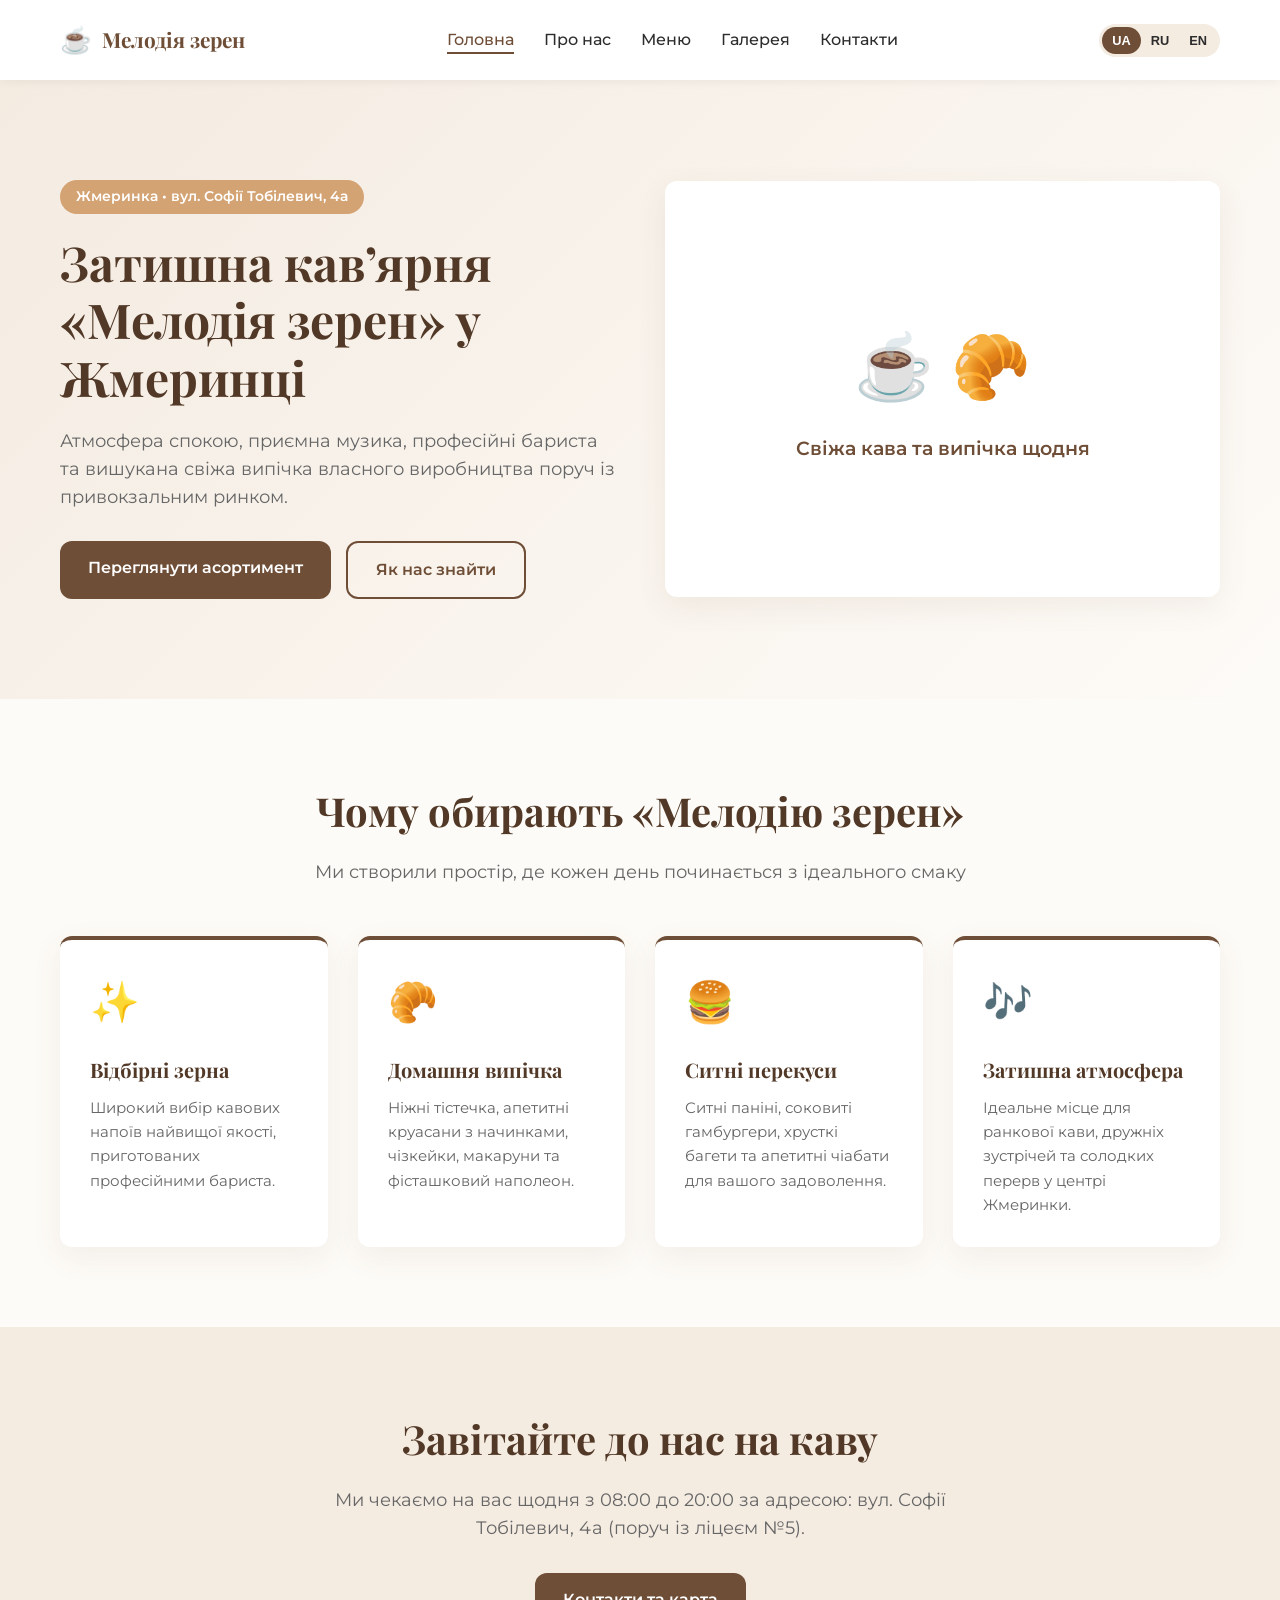
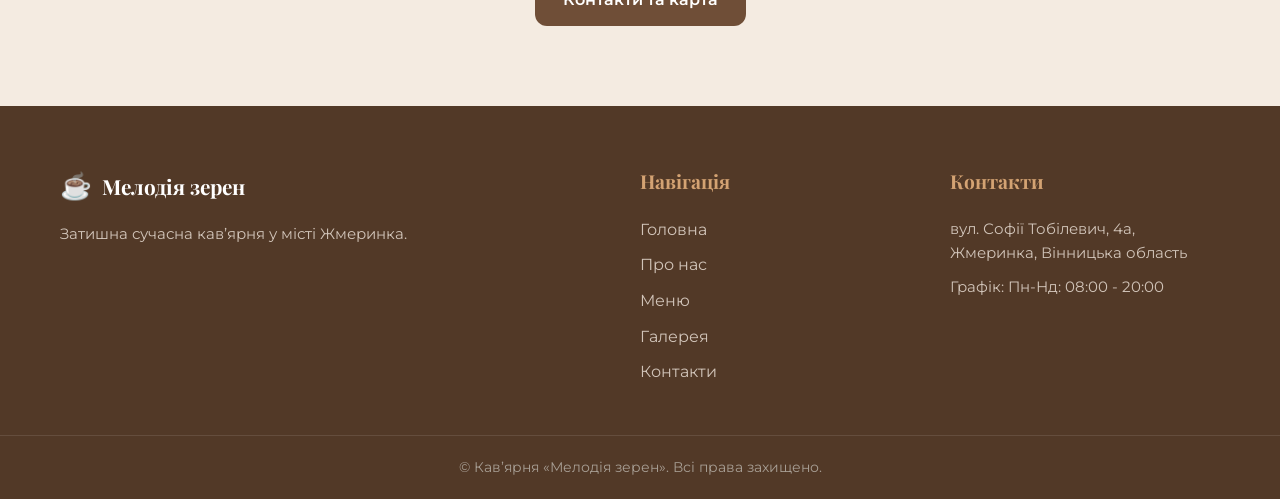
<file: index.html>
<!DOCTYPE html>
<html lang="uk">
<head>
    <meta charset="UTF-8">
    <meta name="viewport" content="width=device-width, initial-scale=1.0">
    <title>Кав’ярня «Мелодія зерен» у Жмеринці</title>
    <link rel="stylesheet" href="assets/style.css">
    <link rel="preconnect" href="https://fonts.googleapis.com">
    <link rel="preconnect" href="https://fonts.gstatic.com" crossorigin>
    <link href="https://fonts.googleapis.com/css2?family=Montserrat:wght@400;500;600;700&family=Playfair+Display:ital,wght@0,600;0,700;1,400&display=swap" rel="stylesheet">
</head>
<body>
    <header class="site-header">
        <div class="container nav-container">
            <a href="index.html" class="logo">
                <span class="logo-icon">☕</span>
                <span class="logo-text">Мелодія зерен</span>
            </a>
            <nav class="main-nav" id="mainNav">
                <ul class="nav-list">
                    <li><a href="index.html" class="nav-link active" data-i18n="nav_home">Головна</a></li>
                    <li><a href="about.html" class="nav-link" data-i18n="nav_about">Про нас</a></li>
                    <li><a href="services.html" class="nav-link" data-i18n="nav_services">Меню</a></li>
                    <li><a href="gallery.html" class="nav-link" data-i18n="nav_gallery">Галерея</a></li>
                    <li><a href="contacts.html" class="nav-link" data-i18n="nav_contacts">Контакти</a></li>
                </ul>
            </nav>
            <div class="header-actions">
                <div class="lang-switcher">
                    <button class="lang-btn active" data-lang="uk">UA</button>
                    <button class="lang-btn" data-lang="ru">RU</button>
                    <button class="lang-btn" data-lang="en">EN</button>
                </div>
                <button class="menu-toggle" id="menuToggle" aria-label="Відчинити меню">
                    <span></span>
                    <span></span>
                    <span></span>
                </button>
            </div>
        </div>
    </header>

    <main>
        <section class="hero">
            <div class="container hero-content">
                <div class="hero-text-block">
                    <span class="hero-badge" data-i18n="hero_badge">Жмеринка • вул. Софії Тобілевич, 4а</span>
                    <h1 class="hero-title" data-i18n="hero_title">Затишна кав’ярня «Мелодія зерен» у Жмеринці</h1>
                    <p class="hero-subtitle" data-i18n="hero_subtitle">Атмосфера спокою, приємна музика, професійні бариста та вишукана свіжа випічка власного виробництва поруч із привокзальним ринком.</p>
                    <div class="hero-buttons">
                        <a href="services.html" class="btn btn-primary" data-i18n="btn_menu">Переглянути асортимент</a>
                        <a href="contacts.html" class="btn btn-secondary" data-i18n="btn_contacts">Як нас знайти</a>
                    </div>
                </div>
                <div class="hero-image-block">
                    <div class="hero-image-wrapper">
                        <div class="hero-fallback-img">
                            <span>☕ 🥐</span>
                            <p data-i18n="hero_fallback_text">Свіжа кава та випічка щодня</p>
                        </div>
                    </div>
                </div>
            </div>
        </section>

        <section class="features section-padding">
            <div class="container">
                <div class="section-header text-center">
                    <h2 class="section-title" data-i18n="features_title">Чому обирають «Мелодію зерен»</h2>
                    <p class="section-subtitle" data-i18n="features_subtitle">Ми створили простір, де кожен день починається з ідеального смаку</p>
                </div>
                <div class="features-grid">
                    <div class="feature-card">
                        <div class="feature-icon">✨</div>
                        <h3 data-i18n="feat_1_title">Відбірні зерна</h3>
                        <p data-i18n="feat_1_desc">Широкий вибір кавових напоїв найвищої якості, приготованих професійними бариста.</p>
                    </div>
                    <div class="feature-card">
                        <div class="feature-icon">🥐</div>
                        <h3 data-i18n="feat_2_title">Домашня випічка</h3>
                        <p data-i18n="feat_2_desc">Ніжні тістечка, апетитні круасани з начинками, чізкейки, макаруни та фісташковий наполеон.</p>
                    </div>
                    <div class="feature-card">
                        <div class="feature-icon">🍔</div>
                        <h3 data-i18n="feat_3_title">Ситні перекуси</h3>
                        <p data-i18n="feat_3_desc">Ситні паніні, соковиті гамбургери, хрусткі багети та апетитні чіабати для вашого задоволення.</p>
                    </div>
                    <div class="feature-card">
                        <div class="feature-icon">🎶</div>
                        <h3 data-i18n="feat_4_title">Затишна атмосфера</h3>
                        <p data-i18n="feat_4_desc">Ідеальне місце для ранкової кави, дружніх зустрічей та солодких перерв у центрі Жмеринки.</p>
                    </div>
                </div>
            </div>
        </section>

        <section class="cta-banner section-padding bg-warm">
            <div class="container text-center">
                <h2 data-i18n="cta_title">Завітайте до нас на каву</h2>
                <p data-i18n="cta_subtitle">Ми чекаємо на вас щодня з 08:00 до 20:00 за адресою: вул. Софії Тобілевич, 4а (поруч із ліцеєм №5).</p>
                <a href="contacts.html" class="btn btn-primary" data-i18n="cta_btn">Контакти та карта</a>
            </div>
        </section>
    </main>

    <footer class="site-footer">
        <div class="container footer-content">
            <div class="footer-col">
                <a href="index.html" class="logo footer-logo">
                    <span class="logo-icon">☕</span>
                    <span class="logo-text">Мелодія зерен</span>
                </a>
                <p data-i18n="footer_desc">Затишна сучасна кав’ярня у місті Жмеринка.</p>
            </div>
            <div class="footer-col">
                <h4 data-i18n="footer_nav_title">Навігація</h4>
                <ul class="footer-links">
                    <li><a href="index.html" data-i18n="nav_home">Головна</a></li>
                    <li><a href="about.html" data-i18n="nav_about">Про нас</a></li>
                    <li><a href="services.html" data-i18n="nav_services">Меню</a></li>
                    <li><a href="gallery.html" data-i18n="nav_gallery">Галерея</a></li>
                    <li><a href="contacts.html" data-i18n="nav_contacts">Контакти</a></li>
                </ul>
            </div>
            <div class="footer-col">
                <h4 data-i18n="footer_contacts_title">Контакти</h4>
                <p data-i18n="footer_address">вул. Софії Тобілевич, 4а, Жмеринка, Вінницька область</p>
                <p data-i18n="footer_hours">Графік: Пн-Нд: 08:00 - 20:00</p>
            </div>
        </div>
        <div class="footer-bottom">
            <div class="container">
                <p>&copy; Кав’ярня «Мелодія зерен». <span data-i18n="footer_rights">Всі права захищено.</span></p>
            </div>
        </div>
    </footer>

    <script src="assets/script.js"></script>
</body>
</html>
</file>
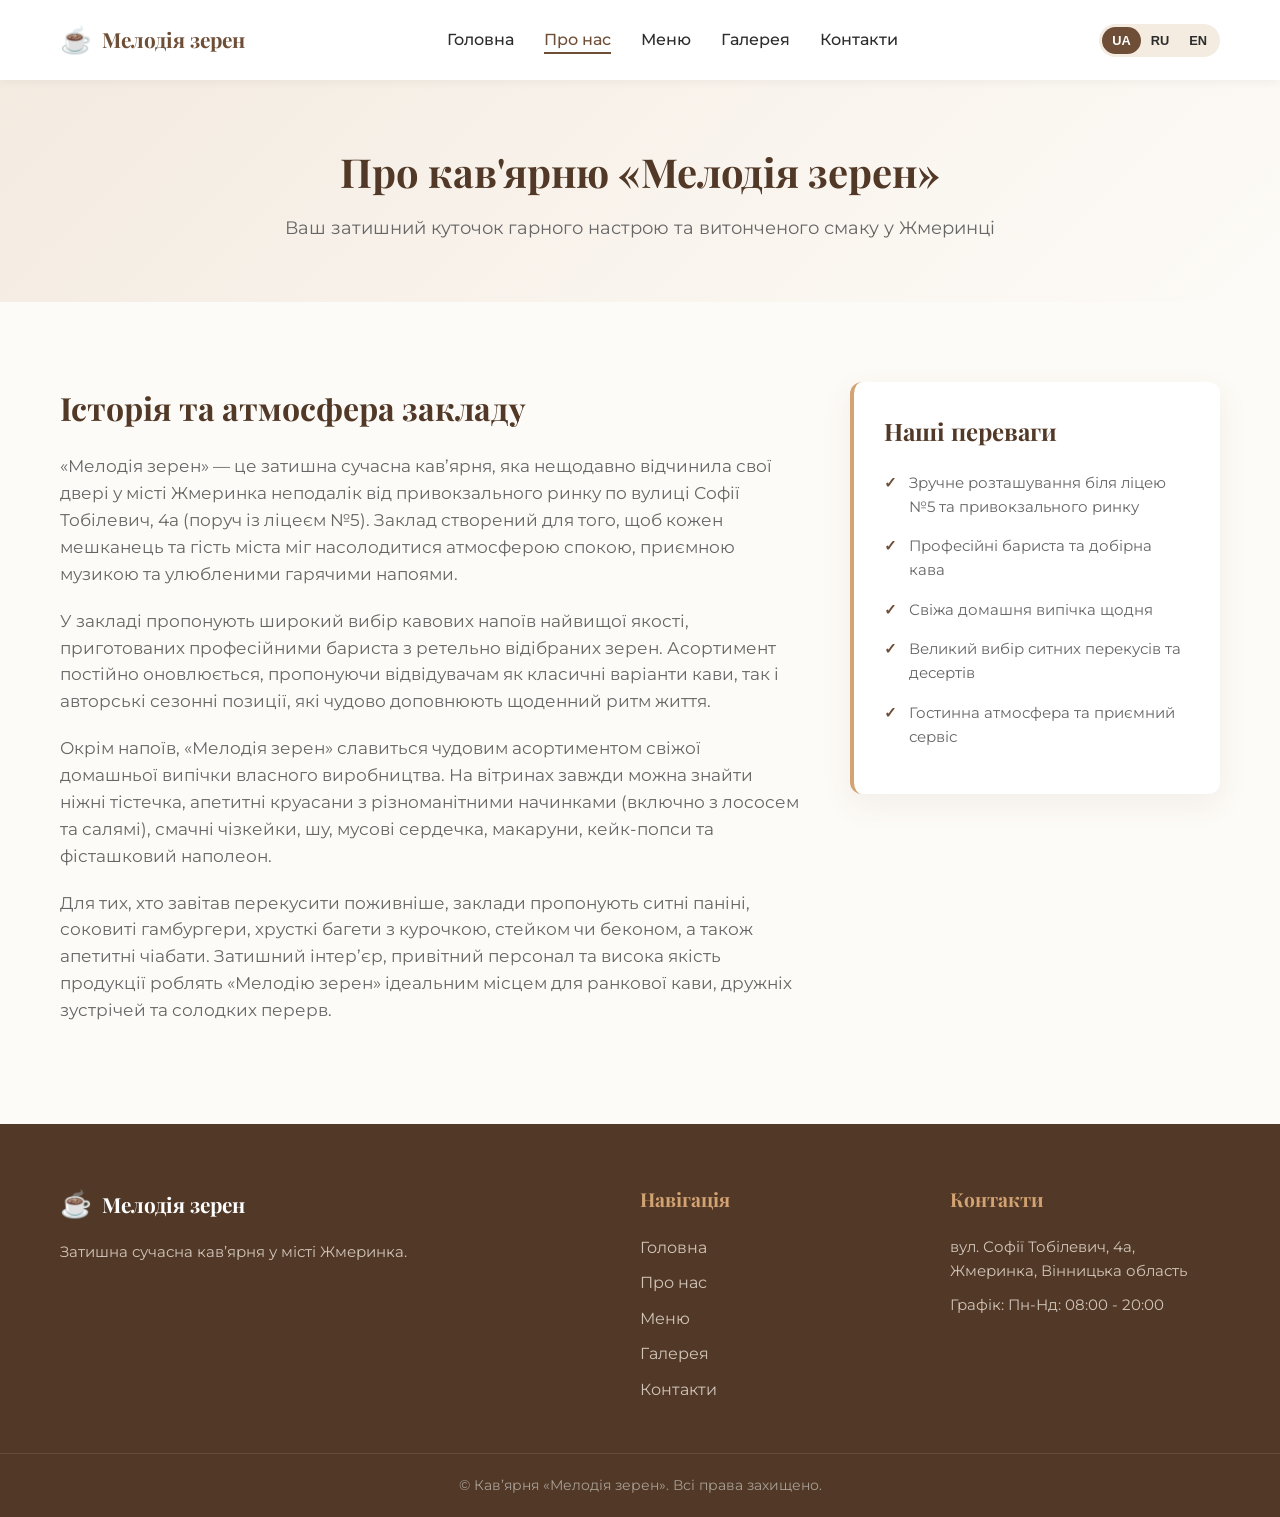
<file: about.html>
<!DOCTYPE html>
<html lang="uk">
<head>
    <meta charset="UTF-8">
    <meta name="viewport" content="width=device-width, initial-scale=1.0">
    <title>Про нас — Кав’ярня «Мелодія зерен» у Жмеринці</title>
    <link rel="stylesheet" href="assets/style.css">
    <link rel="preconnect" href="https://fonts.googleapis.com">
    <link rel="preconnect" href="https://fonts.gstatic.com" crossorigin>
    <link href="https://fonts.googleapis.com/css2?family=Montserrat:wght@400;500;600;700&family=Playfair+Display:ital,wght@0,600;0,700;1,400&display=swap" rel="stylesheet">
</head>
<body>
    <header class="site-header">
        <div class="container nav-container">
            <a href="index.html" class="logo">
                <span class="logo-icon">☕</span>
                <span class="logo-text">Мелодія зерен</span>
            </a>
            <nav class="main-nav" id="mainNav">
                <ul class="nav-list">
                    <li><a href="index.html" class="nav-link" data-i18n="nav_home">Головна</a></li>
                    <li><a href="about.html" class="nav-link active" data-i18n="nav_about">Про нас</a></li>
                    <li><a href="services.html" class="nav-link" data-i18n="nav_services">Меню</a></li>
                    <li><a href="gallery.html" class="nav-link" data-i18n="nav_gallery">Галерея</a></li>
                    <li><a href="contacts.html" class="nav-link" data-i18n="nav_contacts">Контакти</a></li>
                </ul>
            </nav>
            <div class="header-actions">
                <div class="lang-switcher">
                    <button class="lang-btn active" data-lang="uk">UA</button>
                    <button class="lang-btn" data-lang="ru">RU</button>
                    <button class="lang-btn" data-lang="en">EN</button>
                </div>
                <button class="menu-toggle" id="menuToggle" aria-label="Відчинити меню">
                    <span></span>
                    <span></span>
                    <span></span>
                </button>
            </div>
        </div>
    </header>

    <main>
        <section class="page-header">
            <div class="container">
                <h1 data-i18n="about_page_title">Про кав'ярню «Мелодія зерен»</h1>
                <p data-i18n="about_page_subtitle">Ваш затишний куточок гарного настрою та витонченого смаку у Жмеринці</p>
            </div>
        </section>

        <section class="about-content section-padding">
            <div class="container">
                <div class="about-grid">
                    <div class="about-text">
                        <h2 data-i18n="about_heading">Історія та атмосфера закладу</h2>
                        <p data-i18n="about_p1">«Мелодія зерен» — це затишна сучасна кав’ярня, яка нещодавно відчинила свої двері у місті Жмеринка неподалік від привокзального ринку по вулиці Софії Тобілевич, 4а (поруч із ліцеєм №5). Заклад створений для того, щоб кожен мешканець та гість міста міг насолодитися атмосферою спокою, приємною музикою та улюбленими гарячими напоями.</p>
                        <p data-i18n="about_p2">У закладі пропонують широкий вибір кавових напоїв найвищої якості, приготованих професійними бариста з ретельно відібраних зерен. Асортимент постійно оновлюється, пропонуючи відвідувачам як класичні варіанти кави, так і авторські сезонні позиції, які чудово доповнюють щоденний ритм життя.</p>
                        <p data-i18n="about_p3">Окрім напоїв, «Мелодія зерен» славиться чудовим асортиментом свіжої домашньої випічки власного виробництва. На вітринах завжди можна знайти ніжні тістечка, апетитні круасани з різноманітними начинками (включно з лососем та салямі), смачні чізкейки, шу, мусові сердечка, макаруни, кейк-попси та фісташковий наполеон.</p>
                        <p data-i18n="about_p4">Для тих, хто завітав перекусити поживніше, заклади пропонують ситні паніні, соковиті гамбургери, хрусткі багети з курочкою, стейком чи беконом, а також апетитні чіабати. Затишний інтер’єр, привітний персонал та висока якість продукції роблять «Мелодію зерен» ідеальним місцем для ранкової кави, дружніх зустрічей та солодких перерв.</p>
                    </div>
                    <div class="about-features-card">
                        <h3 data-i18n="about_card_title">Наші переваги</h3>
                        <ul class="check-list">
                            <li data-i18n="about_check_1">Зручне розташування біля ліцею №5 та привокзального ринку</li>
                            <li data-i18n="about_check_2">Професійні бариста та добірна кава</li>
                            <li data-i18n="about_check_3">Свіжа домашня випічка щодня</li>
                            <li data-i18n="about_check_4">Великий вибір ситних перекусів та десертів</li>
                            <li data-i18n="about_check_5">Гостинна атмосфера та приємний сервіс</li>
                        </ul>
                    </div>
                </div>
            </div>
        </section>
    </main>

    <footer class="site-footer">
        <div class="container footer-content">
            <div class="footer-col">
                <a href="index.html" class="logo footer-logo">
                    <span class="logo-icon">☕</span>
                    <span class="logo-text">Мелодія зерен</span>
                </a>
                <p data-i18n="footer_desc">Затишна сучасна кав’ярня у місті Жмеринка.</p>
            </div>
            <div class="footer-col">
                <h4 data-i18n="footer_nav_title">Навігація</h4>
                <ul class="footer-links">
                    <li><a href="index.html" data-i18n="nav_home">Головна</a></li>
                    <li><a href="about.html" data-i18n="nav_about">Про нас</a></li>
                    <li><a href="services.html" data-i18n="nav_services">Меню</a></li>
                    <li><a href="gallery.html" data-i18n="nav_gallery">Галерея</a></li>
                    <li><a href="contacts.html" data-i18n="nav_contacts">Контакти</a></li>
                </ul>
            </div>
            <div class="footer-col">
                <h4 data-i18n="footer_contacts_title">Контакти</h4>
                <p data-i18n="footer_address">вул. Софії Тобілевич, 4а, Жмеринка, Вінницька область</p>
                <p data-i18n="footer_hours">Графік: Пн-Нд: 08:00 - 20:00</p>
            </div>
        </div>
        <div class="footer-bottom">
            <div class="container">
                <p>&copy; Кав’ярня «Мелодія зерен». <span data-i18n="footer_rights">Всі права захищено.</span></p>
            </div>
        </div>
    </footer>

    <script src="assets/script.js"></script>
</body>
</html>
</file>
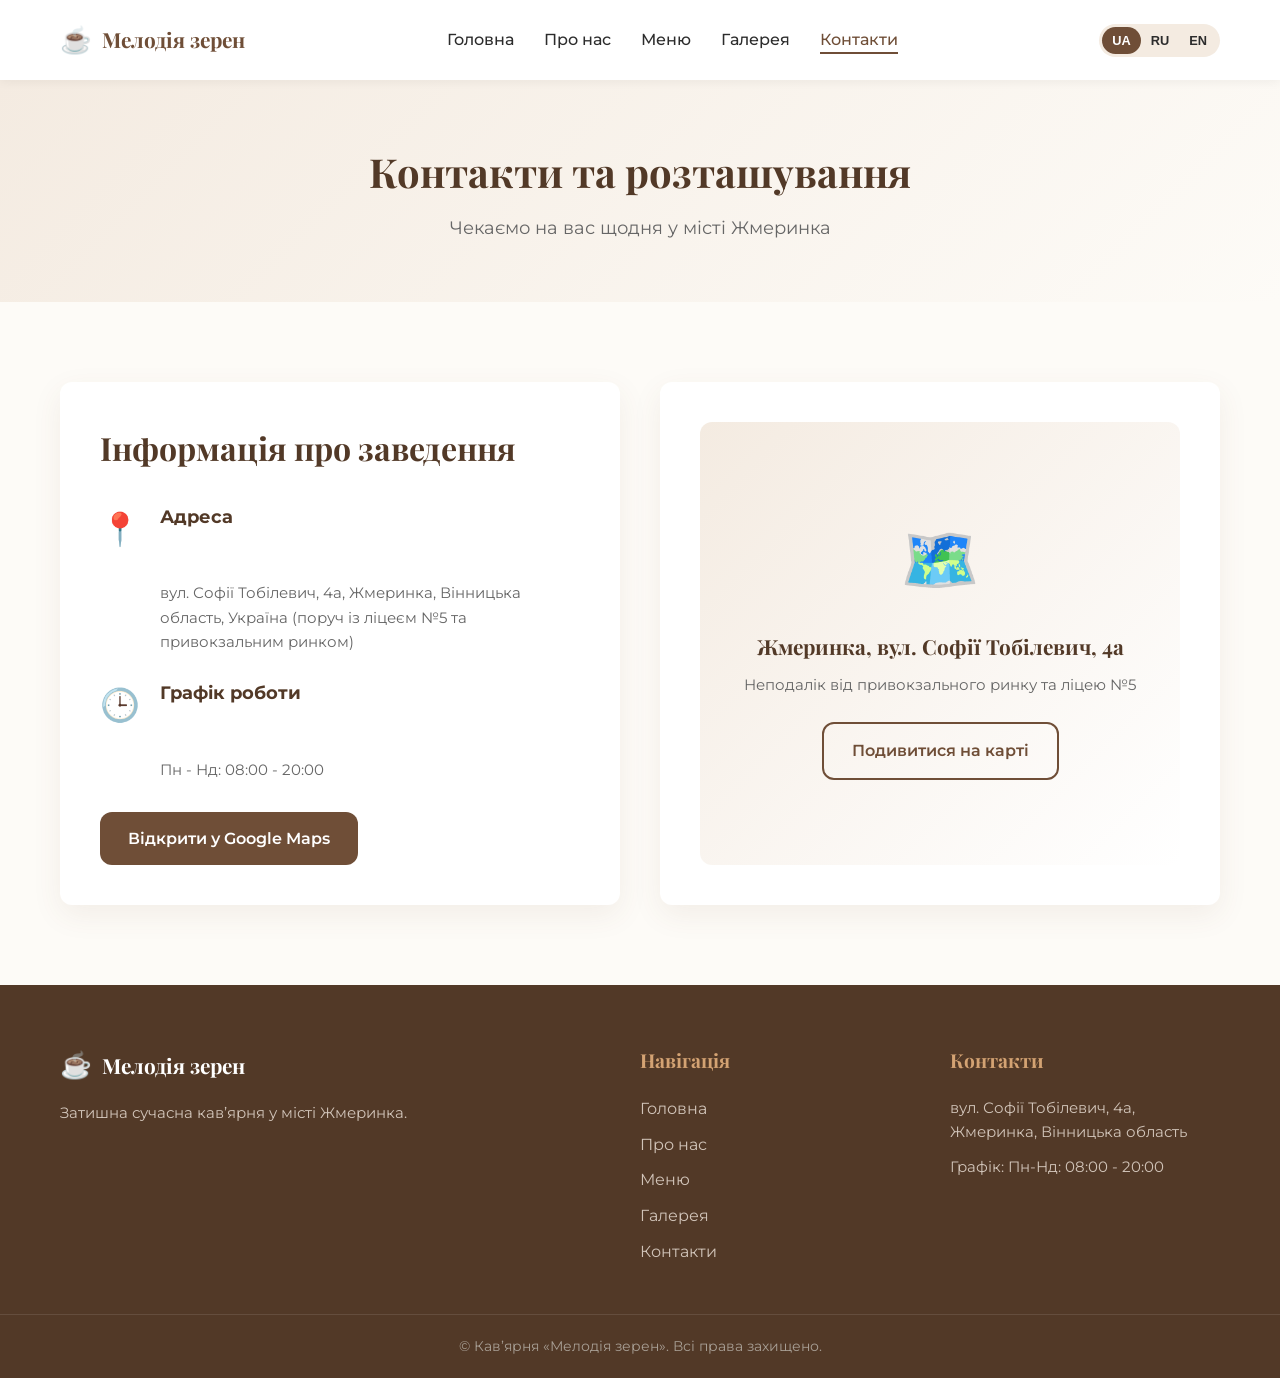
<file: contacts.html>
<!DOCTYPE html>
<html lang="uk">
<head>
    <meta charset="UTF-8">
    <meta name="viewport" content="width=device-width, initial-scale=1.0">
    <title>Контакти — Кав’ярня «Мелодія зерен» у Жмеринці</title>
    <link rel="stylesheet" href="assets/style.css">
    <link rel="preconnect" href="https://fonts.googleapis.com">
    <link rel="preconnect" href="https://fonts.gstatic.com" crossorigin>
    <link href="https://fonts.googleapis.com/css2?family=Montserrat:wght@400;500;600;700&family=Playfair+Display:ital,wght@0,600;0,700;1,400&display=swap" rel="stylesheet">
</head>
<body>
    <header class="site-header">
        <div class="container nav-container">
            <a href="index.html" class="logo">
                <span class="logo-icon">☕</span>
                <span class="logo-text">Мелодія зерен</span>
            </a>
            <nav class="main-nav" id="mainNav">
                <ul class="nav-list">
                    <li><a href="index.html" class="nav-link" data-i18n="nav_home">Головна</a></li>
                    <li><a href="about.html" class="nav-link" data-i18n="nav_about">Про нас</a></li>
                    <li><a href="services.html" class="nav-link" data-i18n="nav_services">Меню</a></li>
                    <li><a href="gallery.html" class="nav-link" data-i18n="nav_gallery">Галерея</a></li>
                    <li><a href="contacts.html" class="nav-link active" data-i18n="nav_contacts">Контакти</a></li>
                </ul>
            </nav>
            <div class="header-actions">
                <div class="lang-switcher">
                    <button class="lang-btn active" data-lang="uk">UA</button>
                    <button class="lang-btn" data-lang="ru">RU</button>
                    <button class="lang-btn" data-lang="en">EN</button>
                </div>
                <button class="menu-toggle" id="menuToggle" aria-label="Відчинити меню">
                    <span></span>
                    <span></span>
                    <span></span>
                </button>
            </div>
        </div>
    </header>

    <main>
        <section class="page-header">
            <div class="container">
                <h1 data-i18n="contacts_page_title">Контакти та розташування</h1>
                <p data-i18n="contacts_page_subtitle">Чекаємо на вас щодня у місті Жмеринка</p>
            </div>
        </section>

        <section class="contacts-section section-padding">
            <div class="container">
                <div class="contacts-grid">
                    <div class="contacts-info-card">
                        <h2 data-i18n="contacts_info_title">Інформація про заведення</h2>
                        
                        <div class="contact-item">
                            <div class="contact-icon">📍</div>
                            <div>
                                <h4 data-i18n="lbl_address">Адреса</h4>
                                <p data-i18n="val_address">вул. Софії Тобілевич, 4а, Жмеринка, Вінницька область, Україна (поруч із ліцеєм №5 та привокзальним ринком)</p>
                            </div>
                        </div>

                        <div class="contact-item">
                            <div class="contact-icon">🕒</div>
                            <div>
                                <h4 data-i18n="lbl_hours">Графік роботи</h4>
                                <p data-i18n="val_hours">Пн - Нд: 08:00 - 20:00</p>
                            </div>
                        </div>

                        <div class="contact-action">
                            <a href="https://www.google.com/maps/search/?api=1&query=%D0%B2%D1%83%D0%BB.+%D0%A1%D0%BE%D1%84%D1%96%D1%97+%D0%A2%D0%BE%D0%B1%D1%96%D0%BB%D0%B5%D0%B2%D0%B8%D1%87%2C+4%D0%B0%2C+%D0%96%D0%BC%D0%B5%D1%80%D0%B8%D0%BD%D0%BA%D0%B0" target="_blank" rel="noopener noreferrer" class="btn btn-primary" data-i18n="btn_map">Відкрити у Google Maps</a>
                        </div>
                    </div>

                    <div class="contacts-map-card">
                        <div class="map-placeholder">
                            <span class="map-icon">🗺️</span>
                            <h3 data-i18n="map_title">Жмеринка, вул. Софії Тобілевич, 4а</h3>
                            <p data-i18n="map_desc">Неподалік від привокзального ринку та ліцею №5</p>
                            <a href="https://www.google.com/maps/search/?api=1&query=%D0%B2%D1%83%D0%BB.+%D0%A1%D0%BE%D1%84%D1%96%D1%97+%D0%A2%D0%BE%D0%B1%D1%96%D0%BB%D0%B5%D0%B2%D0%B8%D1%87%2C+4%D0%B0%2C+%D0%96%D0%BC%D0%B5%D1%80%D0%B8%D0%BD%D0%BA%D0%B0" target="_blank" rel="noopener noreferrer" class="btn btn-secondary" data-i18n="map_link_btn">Подивитися на карті</a>
                        </div>
                    </div>
                </div>
            </div>
        </section>
    </main>

    <footer class="site-footer">
        <div class="container footer-content">
            <div class="footer-col">
                <a href="index.html" class="logo footer-logo">
                    <span class="logo-icon">☕</span>
                    <span class="logo-text">Мелодія зерен</span>
                </a>
                <p data-i18n="footer_desc">Затишна сучасна кав’ярня у місті Жмеринка.</p>
            </div>
            <div class="footer-col">
                <h4 data-i18n="footer_nav_title">Навігація</h4>
                <ul class="footer-links">
                    <li><a href="index.html" data-i18n="nav_home">Головна</a></li>
                    <li><a href="about.html" data-i18n="nav_about">Про нас</a></li>
                    <li><a href="services.html" data-i18n="nav_services">Меню</a></li>
                    <li><a href="gallery.html" data-i18n="nav_gallery">Галерея</a></li>
                    <li><a href="contacts.html" data-i18n="nav_contacts">Контакти</a></li>
                </ul>
            </div>
            <div class="footer-col">
                <h4 data-i18n="footer_contacts_title">Контакти</h4>
                <p data-i18n="footer_address">вул. Софії Тобілевич, 4а, Жмеринка, Вінницька область</p>
                <p data-i18n="footer_hours">Графік: Пн-Нд: 08:00 - 20:00</p>
            </div>
        </div>
        <div class="footer-bottom">
            <div class="container">
                <p>&copy; Кав’ярня «Мелодія зерен». <span data-i18n="footer_rights">Всі права захищено.</span></p>
            </div>
        </div>
    </footer>

    <script src="assets/script.js"></script>
</body>
</html>
</file>
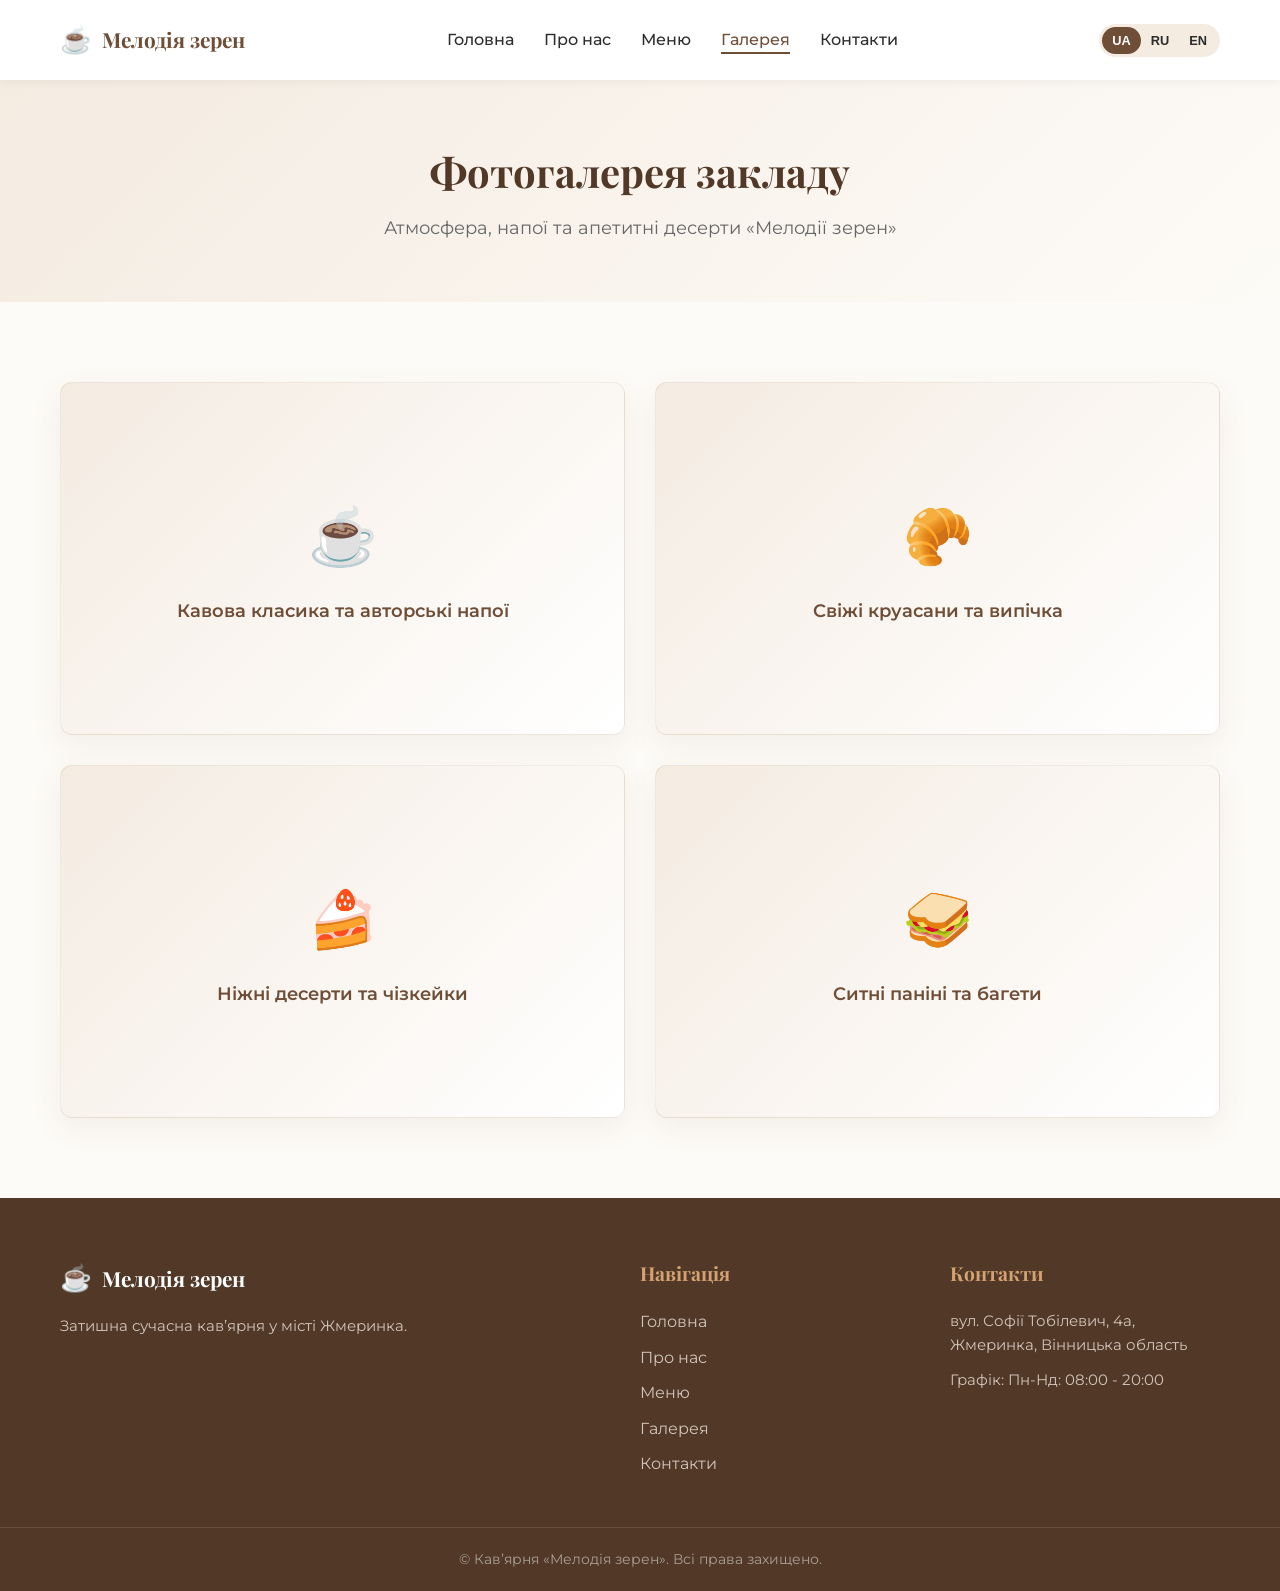
<file: gallery.html>
<!DOCTYPE html>
<html lang="uk">
<head>
    <meta charset="UTF-8">
    <meta name="viewport" content="width=device-width, initial-scale=1.0">
    <title>Фотогалерея — Кав’ярня «Мелодія зерен»</title>
    <link rel="stylesheet" href="assets/style.css">
    <link rel="preconnect" href="https://fonts.googleapis.com">
    <link rel="preconnect" href="https://fonts.gstatic.com" crossorigin>
    <link href="https://fonts.googleapis.com/css2?family=Montserrat:wght@400;500;600;700&family=Playfair+Display:ital,wght@0,600;0,700;1,400&display=swap" rel="stylesheet">
</head>
<body>
    <header class="site-header">
        <div class="container nav-container">
            <a href="index.html" class="logo">
                <span class="logo-icon">☕</span>
                <span class="logo-text">Мелодія зерен</span>
            </a>
            <nav class="main-nav" id="mainNav">
                <ul class="nav-list">
                    <li><a href="index.html" class="nav-link" data-i18n="nav_home">Головна</a></li>
                    <li><a href="about.html" class="nav-link" data-i18n="nav_about">Про нас</a></li>
                    <li><a href="services.html" class="nav-link" data-i18n="nav_services">Меню</a></li>
                    <li><a href="gallery.html" class="nav-link active" data-i18n="nav_gallery">Галерея</a></li>
                    <li><a href="contacts.html" class="nav-link" data-i18n="nav_contacts">Контакти</a></li>
                </ul>
            </nav>
            <div class="header-actions">
                <div class="lang-switcher">
                    <button class="lang-btn active" data-lang="uk">UA</button>
                    <button class="lang-btn" data-lang="ru">RU</button>
                    <button class="lang-btn" data-lang="en">EN</button>
                </div>
                <button class="menu-toggle" id="menuToggle" aria-label="Відчинити меню">
                    <span></span>
                    <span></span>
                    <span></span>
                </button>
            </div>
        </div>
    </header>

    <main>
        <section class="page-header">
            <div class="container">
                <h1 data-i18n="gallery_page_title">Фотогалерея закладу</h1>
                <p data-i18n="gallery_page_subtitle">Атмосфера, напої та апетитні десерти «Мелодії зерен»</p>
            </div>
        </section>

        <section class="gallery-section section-padding">
            <div class="container">
                <div class="gallery-grid">
                    <div class="gallery-item">
                        <div class="gallery-card-placeholder">
                            <span>☕</span>
                            <p data-i18n="gal_item_1">Кавова класика та авторські напої</p>
                        </div>
                    </div>
                    <div class="gallery-item">
                        <div class="gallery-card-placeholder">
                            <span>🥐</span>
                            <p data-i18n="gal_item_2">Свіжі круасани та випічка</p>
                        </div>
                    </div>
                    <div class="gallery-item">
                        <div class="gallery-card-placeholder">
                            <span>🍰</span>
                            <p data-i18n="gal_item_3">Ніжні десерти та чізкейки</p>
                        </div>
                    </div>
                    <div class="gallery-item">
                        <div class="gallery-card-placeholder">
                            <span>🥪</span>
                            <p data-i18n="gal_item_4">Ситні паніні та багети</p>
                        </div>
                    </div>
                </div>
            </div>
        </section>
    </main>

    <footer class="site-footer">
        <div class="container footer-content">
            <div class="footer-col">
                <a href="index.html" class="logo footer-logo">
                    <span class="logo-icon">☕</span>
                    <span class="logo-text">Мелодія зерен</span>
                </a>
                <p data-i18n="footer_desc">Затишна сучасна кав’ярня у місті Жмеринка.</p>
            </div>
            <div class="footer-col">
                <h4 data-i18n="footer_nav_title">Навігація</h4>
                <ul class="footer-links">
                    <li><a href="index.html" data-i18n="nav_home">Головна</a></li>
                    <li><a href="about.html" data-i18n="nav_about">Про нас</a></li>
                    <li><a href="services.html" data-i18n="nav_services">Меню</a></li>
                    <li><a href="gallery.html" data-i18n="nav_gallery">Галерея</a></li>
                    <li><a href="contacts.html" data-i18n="nav_contacts">Контакти</a></li>
                </ul>
            </div>
            <div class="footer-col">
                <h4 data-i18n="footer_contacts_title">Контакти</h4>
                <p data-i18n="footer_address">вул. Софії Тобілевич, 4а, Жмеринка, Вінницька область</p>
                <p data-i18n="footer_hours">Графік: Пн-Нд: 08:00 - 20:00</p>
            </div>
        </div>
        <div class="footer-bottom">
            <div class="container">
                <p>&copy; Кав’ярня «Мелодія зерен». <span data-i18n="footer_rights">Всі права захищено.</span></p>
            </div>
        </div>
    </footer>

    <script src="assets/script.js"></script>
</body>
</html>
</file>
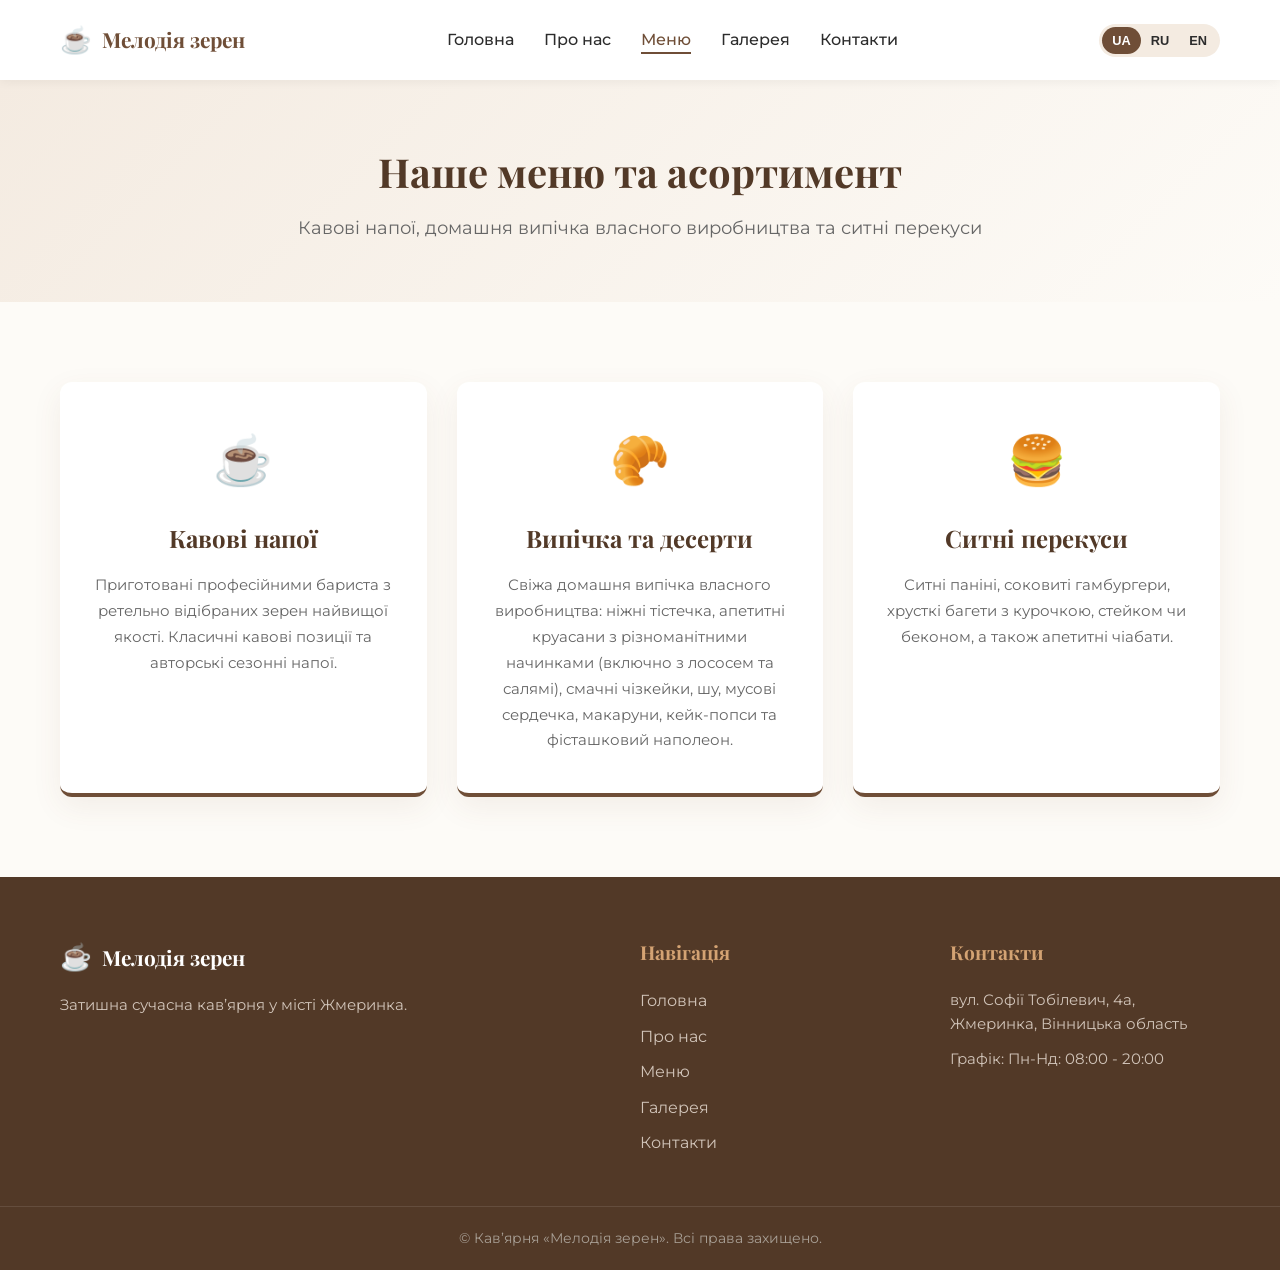
<file: services.html>
<!DOCTYPE html>
<html lang="uk">
<head>
    <meta charset="UTF-8">
    <meta name="viewport" content="width=device-width, initial-scale=1.0">
    <title>Меню та асортимент — Кав’ярня «Мелодія зерен»</title>
    <link rel="stylesheet" href="assets/style.css">
    <link rel="preconnect" href="https://fonts.googleapis.com">
    <link rel="preconnect" href="https://fonts.gstatic.com" crossorigin>
    <link href="https://fonts.googleapis.com/css2?family=Montserrat:wght@400;500;600;700&family=Playfair+Display:ital,wght@0,600;0,700;1,400&display=swap" rel="stylesheet">
</head>
<body>
    <header class="site-header">
        <div class="container nav-container">
            <a href="index.html" class="logo">
                <span class="logo-icon">☕</span>
                <span class="logo-text">Мелодія зерен</span>
            </a>
            <nav class="main-nav" id="mainNav">
                <ul class="nav-list">
                    <li><a href="index.html" class="nav-link" data-i18n="nav_home">Головна</a></li>
                    <li><a href="about.html" class="nav-link" data-i18n="nav_about">Про нас</a></li>
                    <li><a href="services.html" class="nav-link active" data-i18n="nav_services">Меню</a></li>
                    <li><a href="gallery.html" class="nav-link" data-i18n="nav_gallery">Галерея</a></li>
                    <li><a href="contacts.html" class="nav-link" data-i18n="nav_contacts">Контакти</a></li>
                </ul>
            </nav>
            <div class="header-actions">
                <div class="lang-switcher">
                    <button class="lang-btn active" data-lang="uk">UA</button>
                    <button class="lang-btn" data-lang="ru">RU</button>
                    <button class="lang-btn" data-lang="en">EN</button>
                </div>
                <button class="menu-toggle" id="menuToggle" aria-label="Відчинити меню">
                    <span></span>
                    <span></span>
                    <span></span>
                </button>
            </div>
        </div>
    </header>

    <main>
        <section class="page-header">
            <div class="container">
                <h1 data-i18n="menu_page_title">Наше меню та асортимент</h1>
                <p data-i18n="menu_page_subtitle">Кавові напої, домашня випічка власного виробництва та ситні перекуси</p>
            </div>
        </section>

        <section class="menu-section section-padding">
            <div class="container">
                <div class="menu-grid">
                    <div class="menu-category-card">
                        <div class="menu-category-icon">☕</div>
                        <h3 data-i18n="cat_coffee_title">Кавові напої</h3>
                        <p data-i18n="cat_coffee_desc">Приготовані професійними бариста з ретельно відібраних зерен найвищої якості. Класичні кавові позиції та авторські сезонні напої.</p>
                    </div>

                    <div class="menu-category-card">
                        <div class="menu-category-icon">🥐</div>
                        <h3 data-i18n="cat_bakery_title">Випічка та десерти</h3>
                        <p data-i18n="cat_bakery_desc">Свіжа домашня випічка власного виробництва: ніжні тістечка, апетитні круасани з різноманітними начинками (включно з лососем та салямі), смачні чізкейки, шу, мусові сердечка, макаруни, кейк-попси та фісташковий наполеон.</p>
                    </div>

                    <div class="menu-category-card">
                        <div class="menu-category-icon">🍔</div>
                        <h3 data-i18n="cat_snacks_title">Ситні перекуси</h3>
                        <p data-i18n="cat_snacks_desc">Ситні паніні, соковиті гамбургери, хрусткі багети з курочкою, стейком чи беконом, а також апетитні чіабати.</p>
                    </div>
                </div>
            </div>
        </section>
    </main>

    <footer class="site-footer">
        <div class="container footer-content">
            <div class="footer-col">
                <a href="index.html" class="logo footer-logo">
                    <span class="logo-icon">☕</span>
                    <span class="logo-text">Мелодія зерен</span>
                </a>
                <p data-i18n="footer_desc">Затишна сучасна кав’ярня у місті Жмеринка.</p>
            </div>
            <div class="footer-col">
                <h4 data-i18n="footer_nav_title">Навігація</h4>
                <ul class="footer-links">
                    <li><a href="index.html" data-i18n="nav_home">Головна</a></li>
                    <li><a href="about.html" data-i18n="nav_about">Про нас</a></li>
                    <li><a href="services.html" data-i18n="nav_services">Меню</a></li>
                    <li><a href="gallery.html" data-i18n="nav_gallery">Галерея</a></li>
                    <li><a href="contacts.html" data-i18n="nav_contacts">Контакти</a></li>
                </ul>
            </div>
            <div class="footer-col">
                <h4 data-i18n="footer_contacts_title">Контакти</h4>
                <p data-i18n="footer_address">вул. Софії Тобілевич, 4а, Жмеринка, Вінницька область</p>
                <p data-i18n="footer_hours">Графік: Пн-Нд: 08:00 - 20:00</p>
            </div>
        </div>
        <div class="footer-bottom">
            <div class="container">
                <p>&copy; Кав’ярня «Мелодія зерен». <span data-i18n="footer_rights">Всі права захищено.</span></p>
            </div>
        </div>
    </footer>

    <script src="assets/script.js"></script>
</body>
</html>
</file>
<file: assets/style.css>
:root {
    --primary: #6F4E37;
    --primary-dark: #523927;
    --secondary: #D4A373;
    --accent: #FAEDCD;
    --text-dark: #2C2C2C;
    --text-light: #666666;
    --bg-light: #FDFBF7;
    --bg-warm: #F4EBE1;
    --white: #FFFFFF;
    --transition: all 0.3s ease;
    --shadow: 0 10px 30px rgba(111, 78, 55, 0.08);
    --radius: 12px;
}

* {
    box-sizing: border-box;
    margin: 0;
    padding: 0;
}

body {
    font-family: 'Montserrat', sans-serif;
    color: var(--text-dark);
    background-color: var(--bg-light);
    line-height: 1.6;
}

h1, h2, h3, h4, .logo-text {
    font-family: 'Playfair Display', serif;
    font-weight: 700;
}

ul {
    list-style: none;
}

a {
    text-decoration: none;
    color: inherit;
    transition: var(--transition);
}

.container {
    max-width: 1200px;
    margin: 0 auto;
    padding: 0 20px;
}

.section-padding {
    padding: 80px 0;
}

.text-center {
    text-align: center;
}

/* Buttons */
.btn {
    display: inline-block;
    padding: 14px 28px;
    border-radius: var(--radius);
    font-weight: 600;
    cursor: pointer;
    transition: var(--transition);
    text-align: center;
    border: none;
    font-family: 'Montserrat', sans-serif;
}

.btn-primary {
    background-color: var(--primary);
    color: var(--white);
}

.btn-primary:hover {
    background-color: var(--primary-dark);
    transform: translateY(-2px);
}

.btn-secondary {
    background-color: transparent;
    color: var(--primary);
    border: 2px solid var(--primary);
}

.btn-secondary:hover {
    background-color: var(--primary);
    color: var(--white);
    transform: translateY(-2px);
}

/* Header */
.site-header {
    background-color: var(--white);
    box-shadow: 0 2px 10px rgba(0,0,0,0.05);
    position: sticky;
    top: 0;
    z-index: 1000;
}

.nav-container {
    display: flex;
    align-items: center;
    justify-content: space-between;
    height: 80px;
}

.logo {
    display: flex;
    align-items: center;
    gap: 10px;
    font-size: 1.3rem;
    font-weight: 700;
    color: var(--primary);
}

.logo-icon {
    font-size: 1.6rem;
}

.nav-list {
    display: flex;
    gap: 30px;
}

.nav-link {
    font-weight: 500;
    color: var(--text-dark);
    position: relative;
    padding: 5px 0;
}

.nav-link:hover,
.nav-link.active {
    color: var(--primary);
}

.nav-link::after {
    content: '';
    position: absolute;
    bottom: 0;
    left: 0;
    width: 0;
    height: 2px;
    background-color: var(--primary);
    transition: var(--transition);
}

.nav-link:hover::after,
.nav-link.active::after {
    width: 100%;
}

.header-actions {
    display: flex;
    align-items: center;
    gap: 20px;
}

.lang-switcher {
    display: flex;
    background-color: var(--bg-warm);
    border-radius: 20px;
    padding: 3px;
}

.lang-btn {
    background: none;
    border: none;
    padding: 6px 10px;
    font-size: 0.8rem;
    font-weight: 600;
    cursor: pointer;
    border-radius: 17px;
    color: var(--text-dark);
    transition: var(--transition);
}

.lang-btn.active,
.lang-btn:hover {
    background-color: var(--primary);
    color: var(--white);
}

.menu-toggle {
    display: none;
    flex-direction: column;
    justify-content: space-between;
    width: 30px;
    height: 21px;
    background: none;
    border: none;
    cursor: pointer;
}

.menu-toggle span {
    display: block;
    width: 100%;
    height: 3px;
    background-color: var(--primary);
    border-radius: 3px;
    transition: var(--transition);
}

/* Hero Section */
.hero {
    padding: 100px 0;
    background: linear-gradient(135deg, var(--bg-warm) 0%, var(--bg-light) 100%);
}

.hero-content {
    display: grid;
    grid-template-columns: 1fr 1fr;
    gap: 50px;
    align-items: center;
}

.hero-badge {
    display: inline-block;
    background-color: var(--secondary);
    color: var(--white);
    padding: 6px 16px;
    border-radius: 20px;
    font-size: 0.85rem;
    font-weight: 600;
    margin-bottom: 20px;
}

.hero-title {
    font-size: 3rem;
    line-height: 1.2;
    margin-bottom: 20px;
    color: var(--primary-dark);
}

.hero-subtitle {
    font-size: 1.1rem;
    color: var(--text-light);
    margin-bottom: 30px;
}

.hero-buttons {
    display: flex;
    gap: 15px;
}

.hero-image-wrapper {
    background-color: var(--white);
    border-radius: var(--radius);
    box-shadow: var(--shadow);
    overflow: hidden;
    aspect-ratio: 4/3;
    display: flex;
    align-items: center;
    justify-content: center;
    border: 4px solid var(--white);
}

.hero-fallback-img {
    text-align: center;
    padding: 40px;
}

.hero-fallback-img span {
    font-size: 4rem;
    display: block;
    margin-bottom: 15px;
}

.hero-fallback-img p {
    font-weight: 600;
    color: var(--primary);
    font-size: 1.2rem;
}

/* Features Section */
.section-header {
    margin-bottom: 50px;
}

.section-title {
    font-size: 2.5rem;
    color: var(--primary-dark);
    margin-bottom: 15px;
}

.section-subtitle {
    color: var(--text-light);
    font-size: 1.1rem;
}

.features-grid {
    display: grid;
    grid-template-columns: repeat(4, 1fr);
    gap: 30px;
}

.feature-card {
    background-color: var(--white);
    padding: 30px;
    border-radius: var(--radius);
    box-shadow: var(--shadow);
    transition: var(--transition);
    border-top: 4px solid var(--primary);
}

.feature-card:hover {
    transform: translateY(-5px);
}

.feature-icon {
    font-size: 2.5rem;
    margin-bottom: 20px;
}

.feature-card h3 {
    font-size: 1.25rem;
    margin-bottom: 10px;
    color: var(--primary-dark);
}

.feature-card p {
    color: var(--text-light);
    font-size: 0.95rem;
}

/* CTA Banner */
.bg-warm {
    background-color: var(--bg-warm);
}

.cta-banner h2 {
    font-size: 2.5rem;
    color: var(--primary-dark);
    margin-bottom: 15px;
}

.cta-banner p {
    font-size: 1.1rem;
    color: var(--text-light);
    max-width: 700px;
    margin: 0 auto 30px auto;
}

/* Footer */
.site-footer {
    background-color: var(--primary-dark);
    color: var(--white);
    padding: 60px 0 20px 0;
}

.footer-content {
    display: grid;
    grid-template-columns: 2fr 1fr 1fr;
    gap: 40px;
    margin-bottom: 40px;
}

.footer-logo {
    color: var(--white) !important;
    margin-bottom: 15px;
}

.footer-col p {
    color: #D1C4B9;
    font-size: 0.95rem;
    margin-bottom: 10px;
}

.footer-col h4 {
    font-size: 1.2rem;
    margin-bottom: 20px;
    color: var(--secondary);
}

.footer-links li {
    margin-bottom: 10px;
}

.footer-links a {
    color: #D1C4B9;
}

.footer-links a:hover {
    color: var(--white);
}

.footer-bottom {
    border-top: 1px solid rgba(255,255,255,0.1);
    padding-top: 20px;
    text-align: center;
    color: #A89F95;
    font-size: 0.9rem;
}

/* Page Headers */
.page-header {
    background: linear-gradient(135deg, var(--bg-warm) 0%, var(--bg-light) 100%);
    padding: 60px 0;
    text-align: center;
}

.page-header h1 {
    font-size: 2.5rem;
    color: var(--primary-dark);
    margin-bottom: 10px;
}

.page-header p {
    color: var(--text-light);
    font-size: 1.1rem;
}

/* About Page */
.about-grid {
    display: grid;
    grid-template-columns: 2fr 1fr;
    gap: 50px;
    align-items: start;
}

.about-text h2 {
    font-size: 2rem;
    color: var(--primary-dark);
    margin-bottom: 20px;
}

.about-text p {
    margin-bottom: 20px;
    color: var(--text-light);
    font-size: 1.05rem;
}

.about-features-card {
    background-color: var(--white);
    padding: 30px;
    border-radius: var(--radius);
    box-shadow: var(--shadow);
    border-left: 4px solid var(--secondary);
}

.about-features-card h3 {
    font-size: 1.5rem;
    color: var(--primary-dark);
    margin-bottom: 20px;
}

.check-list li {
    position: relative;
    padding-left: 25px;
    margin-bottom: 15px;
    color: var(--text-light);
    font-size: 0.95rem;
}

.check-list li::before {
    content: '✓';
    position: absolute;
    left: 0;
    color: var(--primary);
    font-weight: 700;
}

/* Menu / Services Page */
.menu-grid {
    display: grid;
    grid-template-columns: repeat(3, 1fr);
    gap: 30px;
}

.menu-category-card {
    background-color: var(--white);
    padding: 40px 30px;
    border-radius: var(--radius);
    box-shadow: var(--shadow);
    text-align: center;
    transition: var(--transition);
    border-bottom: 4px solid var(--primary);
}

.menu-category-card:hover {
    transform: translateY(-5px);
}

.menu-category-icon {
    font-size: 3rem;
    margin-bottom: 20px;
}

.menu-category-card h3 {
    font-size: 1.5rem;
    color: var(--primary-dark);
    margin-bottom: 15px;
}

.menu-category-card p {
    color: var(--text-light);
    font-size: 0.95rem;
    line-height: 1.7;
}

/* Gallery Page */
.gallery-grid {
    display: grid;
    grid-template-columns: repeat(2, 1fr);
    gap: 30px;
}

.gallery-item {
    background-color: var(--white);
    border-radius: var(--radius);
    box-shadow: var(--shadow);
    overflow: hidden;
    aspect-ratio: 16/10;
    display: flex;
    align-items: center;
    justify-content: center;
    background: linear-gradient(135deg, var(--bg-warm), var(--white));
    border: 1px solid rgba(111,78,55,0.1);
}

.gallery-card-placeholder {
    text-align: center;
    padding: 30px;
}

.gallery-card-placeholder span {
    font-size: 3.5rem;
    display: block;
    margin-bottom: 15px;
}

.gallery-card-placeholder p {
    font-weight: 600;
    color: var(--primary);
    font-size: 1.1rem;
}

/* Contacts Page */
.contacts-grid {
    display: grid;
    grid-template-columns: 1fr 1fr;
    gap: 40px;
}

.contacts-info-card,
.contacts-map-card {
    background-color: var(--white);
    padding: 40px;
    border-radius: var(--radius);
    box-shadow: var(--shadow);
}

.contacts-info-card h2 {
    font-size: 2rem;
    color: var(--primary-dark);
    margin-bottom: 30px;
}

.contact-item {
    display: flex;
    gap: 20px;
    margin-bottom: 25px;
}

.contact-icon {
    font-size: 2rem;
}

.contact-item h4 {
    font-size: 1.1rem;
    color: var(--primary-dark);
    margin-bottom: 50px;
    font-family: 'Montserrat', sans-serif;
}

.contact-item p {
    color: var(--text-light);
    font-size: 0.95rem;
}

.contact-action {
    margin-top: 30px;
}

.map-placeholder {
    text-align: center;
    padding: 60px 20px;
    background: linear-gradient(135deg, var(--bg-warm), var(--white));
    border-radius: var(--radius);
    height: 100%;
    display: flex;
    flex-direction: column;
    align-items: center;
    justify-content: center;
}

.map-icon {
    font-size: 4rem;
    margin-bottom: 20px;
}

.map-placeholder h3 {
    font-size: 1.3rem;
    color: var(--primary-dark);
    margin-bottom: 10px;
}

.map-placeholder p {
    color: var(--text-light);
    margin-bottom: 25px;
    font-size: 0.95rem;
}

/* Responsive Design */
@media (max-width: 1024px) {
    .features-grid {
        grid-template-columns: repeat(2, 1fr);
    }
    .menu-grid {
        grid-template-columns: 1fr;
    }
}

@media (max-width: 900px) {
    .hero-content,
    .about-grid,
    .contacts-grid,
    .footer-content {
        grid-template-columns: 1fr;
    }
    .main-nav {
        position: fixed;
        top: 80px;
        left: -100%;
        width: 100%;
        height: calc(100vh - 80px);
        background-color: var(--white);
        flex-direction: column;
        align-items: center;
        justify-content: start;
        padding-top: 40px;
        transition: var(--transition);
        box-shadow: 0 10px 20px rgba(0,0,0,0.1);
    }
    .main-nav.active {
        left: 0;
    }
    .nav-list {
        flex-direction: column;
        align-items: center;
        gap: 20px;
    }
    .nav-link {
        font-size: 1.2rem;
    }
    .menu-toggle {
        display: flex;
    }
}

@media (max-width: 600px) {
    .hero-title {
        font-size: 2.2rem;
    }
    .section-title {
        font-size: 2rem;
    }
    .features-grid,
    .gallery-grid {
        grid-template-columns: 1fr;
    }
    .hero-buttons {
        flex-direction: column;
    }
}
</file>
